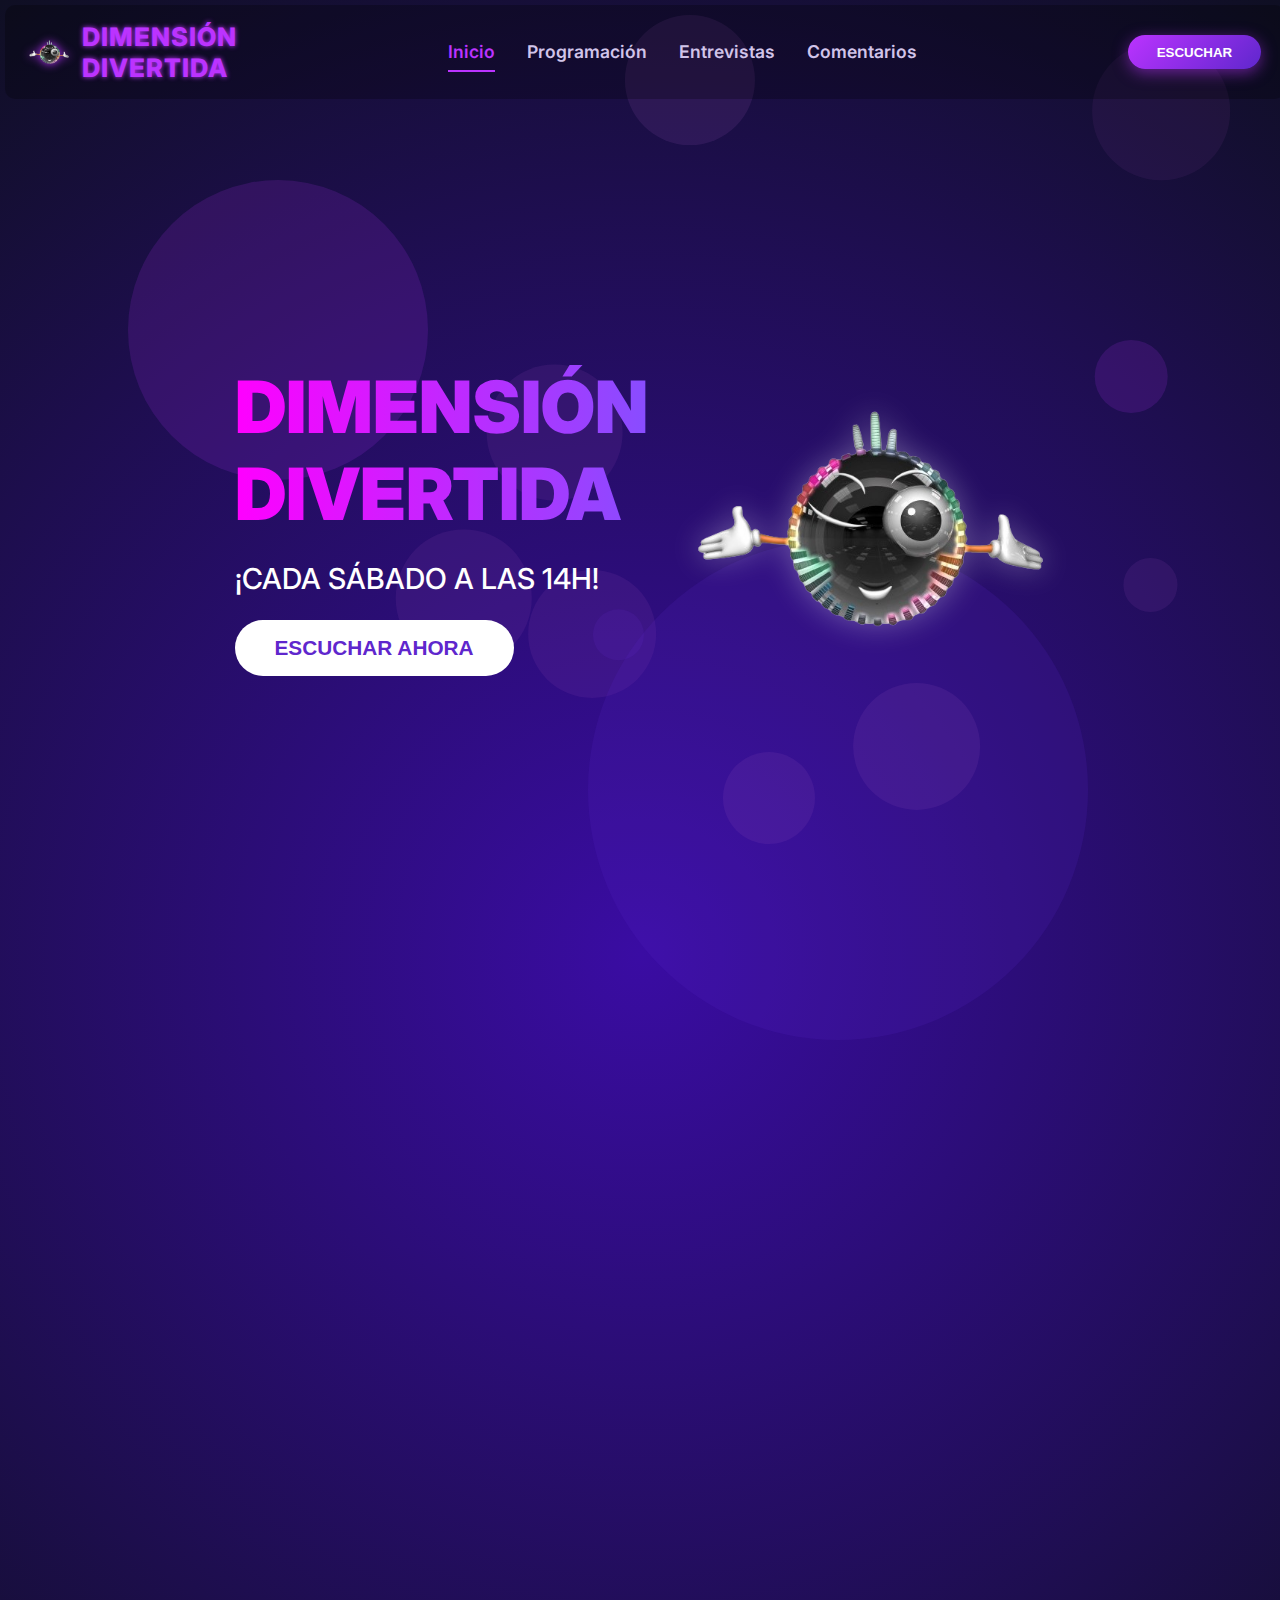
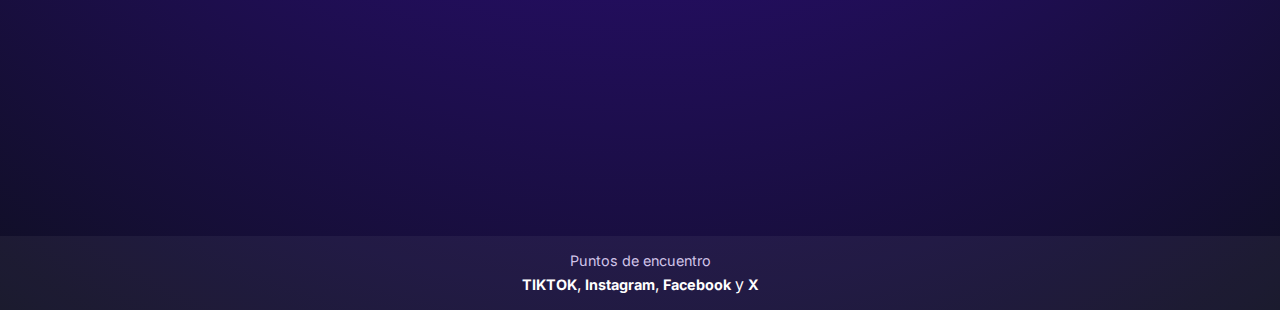
<file: index.html>
<!DOCTYPE html>
<html lang="es">
<head>
  <meta charset="UTF-8" />
  <meta name="viewport" content="width=device-width, initial-scale=1" />
  <title>Dimensión Divertida</title>
  <link href="style.css" rel="stylesheet" />
  <link href="https://fonts.googleapis.com/css2?family=Inter:wght@400;600;700;800&display=swap" rel="stylesheet" />
</head>
<body class="fade-in">
  <div class="background-container">
    <div id="background-elements"></div>
  </div>

  <header class="header-container">
    <div class="header-logo-group">
      <img src="dimi.png" alt="Logo Dimensión Divertida" class="logo-image" />
      <a href="index.html" style="text-decoration: none;">
        <span class="logo-title">DIMENSIÓN<br>DIVERTIDA</span>
      </a>
    </div>
    <button class="menu-toggle" aria-label="Abrir menú">&#9776;</button>
    <nav class="nav-menu">
      <a href="index.html" class="nav-link active">Inicio</a>
      <a href="3.html" class="nav-link">Programación</a>
      <a href="2.html" class="nav-link">Entrevistas</a>
      <a href="2.html" class="nav-link">Comentarios</a>
    </nav>
    <a href="https://www.elprat.digital/radio/programes/dimensio-divertida/">
      <button class="btn-esuchar">ESCUCHAR</button>
    </a>
  </header>

  <main>
    <section class="hero-section">
      <div class="hero-text">
        <h1><span class="highlight">DIMENSIÓN</span><br><span class="highlight">DIVERTIDA</span></h1>
        <p class="subtitle">¡CADA SÁBADO A LAS 14H!</p>
        <a href="https://www.elprat.digital/radio/programes/dimensio-divertida/">
          <button class="hero-button">ESCUCHAR AHORA</button>
        </a>
      </div>
      <div class="hero-image">
        <img src="dimi.png" alt="Personaje de Dimensión Divertida" />
      </div>
    </section>

    <section class="slide-section" id="slidePepe">
      <img src="tito.png" alt="Foto de Pepe" class="slide-image" />
      <div class="slide-content">
        <h2>Juan López</h2>
        <p>Juan López es el carismático presentador de Dimensión Divertida, el programa de radio que cada sábado a las 14:00 en Prat.Radio te llena de energía y buen rollo. Con su voz cercana y su estilo dinámico, Juan te acompaña durante tres horas con una selección musical que mezcla temazos históricos con las novedades más frescas. Su objetivo es mantener siempre un ambiente animado y divertido, perfecto para que disfrutes mientras haces tus planes del fin de semana o simplemente quieres desconectar con buena música y buena vibra.</p>
      </div>
    </section>
  </main>

  <footer class="footer-container">
    <div class="footer-content">
      <p class="footer-text">Puntos de encuentro</p>
      <a href="#" class="footer-a">TIKTOK</a>,
      <a href="#" class="footer-a">Instagram</a>,
      <a href="#" class="footer-a">Facebook</a> y
      <a href="#" class="footer-a">X</a>
    </div>
  </footer>

  <script src="script.js"></script>
</body>
</html>
</file>
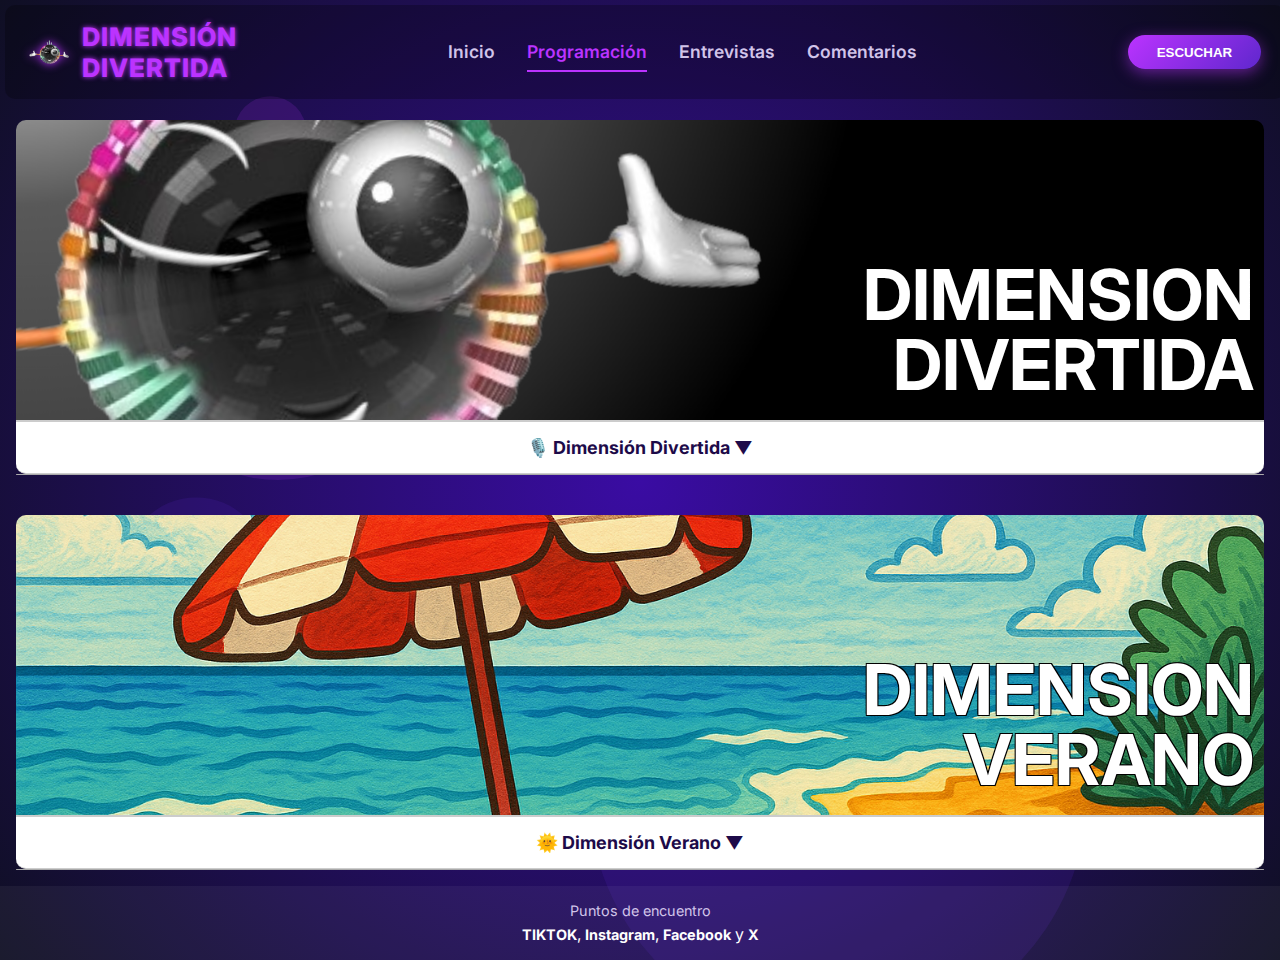
<file: 3.html>
<!DOCTYPE html>
<html lang="es">
<head>
  <meta charset="UTF-8" />
  <meta name="viewport" content="width=device-width, initial-scale=1" />
  <title>Dimensión Divertida</title>
  <link href="style.css" rel="stylesheet" />
  <link href="https://fonts.googleapis.com/css2?family=Inter:wght@400;600;700;800&display=swap" rel="stylesheet" />
  <style>
    /* 🧁 ESTILOS GENERALES */

    /* 🎨 CONTENEDORES DE FONDO */
        #bloque-dimension-divertida {
      width: 100%;
      height: 300px;
      background-image: url('dd.png');
      background-size: cover;
      background-position: center;
      position: relative;
      border-radius: 10px 10px 0px 0px;
    }
    #bloque-dimension-verano {
      width: 100%;
      height: 300px;
      background-image: url('db.png');
      background-size: cover;
      background-position: center;
      position: relative;
      border-radius: 10px 10px 0px 0px;
    }
    .ttcaca{
      color: #1d0a49;
    }

    #bloque-dimension-verano {
      margin-top: 40px;
    }

    /* ✨ TEXTO SUPERPUESTO */
    .texto-dimension-divertida,
    .texto-dimension-verano {
      position: absolute;
      bottom: 20px;
      right: 10px;
      color: white;
      font-size: 70px;
      font-weight: bold;
      line-height: 1;
      text-align: right;
      text-shadow: -1px -1px 0 #000, 1px -1px 0 #000,
                   -1px 1px 0 #000, 1px 1px 0 #000;
    }

    /* 🧩 MENÚ DESPLEGABLE */
    .boton-desplegable-dimension,
    .boton-desplegable-verano {
      background-color: rgb(255, 255, 255);
      padding: 15px;
      text-align: center;
      cursor: pointer;
      font-weight: bold;
      font-size: 18px;
      border-top: 2px solid #ccc;
      border-bottom: 1px solid #ccc;
      border-radius: 0 0 10px 10px;
    }

    .contenido-desplegable-dimension,
    .contenido-desplegable-verano {
      overflow: hidden;
      max-height: 0;
      transition: max-height 0.4s ease;
      border-radius: 10px;
      background-color: rgba(255, 255, 255, 0.089);
      padding: 0 15px;
      font-size: 16px;
      border-bottom: 1px solid #aaa;
    }

    .contenido-desplegable-dimension p,
    .contenido-desplegable-verano p {
      margin: 15px 0;
      color: #ffffff;
      text-align: left;
    }

    /* 📱 RESPONSIVE PARA MÓVILES */
    @media screen and (max-width: 600px) {
      .texto-dimension-divertida,
      .texto-dimension-verano {
        font-size: 40px;
        bottom: 10px;
        right: 5px;
      }

      .boton-desplegable-dimension,
      .boton-desplegable-verano {
        font-size: 16px;
        padding: 10px;
      }

      .contenido-desplegable-dimension,
      .contenido-desplegable-verano {
        font-size: 14px;
        padding: 0 10px;
      }

      #bloque-dimension-divertida,
      #bloque-dimension-verano {
        height: 200px;
      }
    }
  </style>

</head>
<body class="fade-in">
  <div class="background-container">
    <div id="background-elements"></div>
  </div>

  <header class="header-container">
    <div class="header-logo-group">
      <img src="dimi.png" alt="Logo Dimensión Divertida" class="logo-image" />
      <a href="index.html" style="text-decoration: none;">
        <span class="logo-title">DIMENSIÓN<br>DIVERTIDA</span>
      </a>
    </div>
    <button class="menu-toggle" aria-label="Abrir menú">&#9776;</button>
    <nav class="nav-menu">
      <a href="index.html" class="nav-link ">Inicio</a>
      <a href="3.html" class="nav-link active">Programación</a>
      <a href="2.html" class="nav-link">Entrevistas</a>
      <a href="2.html" class="nav-link">Comentarios</a>
    </nav>
    <a href="https://www.elprat.digital/radio/programes/dimensio-divertida/">
      <button class="btn-esuchar">ESCUCHAR</button>
    </a>
  </header>

  <main>
  <!-- 🎙️ DIMENSIÓN DIVERTIDA -->
  <div id="bloque-dimension-divertida">
    <div class="texto-dimension-divertida">
      DIMENSION<br>DIVERTIDA
    </div>
  </div>
  <div class="boton-desplegable-dimension" onclick="mostrarContenido('dimension')">
    <p class="ttcaca">🎙️ Dimensión Divertida ▼</p>
    
  </div>
  <div class="contenido-desplegable-dimension" id="contenido-dimension">
        <p>¡Bienvenido a Dimensión Divertida, el programa que transforma tus sábados en una auténtica fiesta de buen rollo y música sin pausa!
        <br>
        <br>
        Cada sábado a las 14:00 en Prat.Radio, Juan López te trae una mezcla refrescante de música animada, temazos que marcaron época y novedades que prometen ser los himnos del verano. Prepárate para bailar, cantar y disfrutar del espíritu veraniego estés donde estés.
        <br>        </p>
  </div>

  <!-- 🌞 DIMENSIÓN VERANO -->
  <div id="bloque-dimension-verano">
    <div class="texto-dimension-verano">
      DIMENSION<br>VERANO
    </div>
  </div>
  <div class="boton-desplegable-verano" onclick="mostrarContenido('verano')">
    <p class="ttcaca">🌞 Dimensión Verano ▼</p>
  </div>
  <div class="contenido-desplegable-verano" id="contenido-verano">
        <p>🎶Cuando llega el calor...🎶  ¡también llega Dimensión Verano! Una edición especial del programa Dimensión Divertida pensada para acompañarte durante los meses más calurosos del año con el mejor ritmo y el mejor rollo.
        <br>
        <br>
        Cada sábado a las 14:00 en Prat.Radio (91.6 FM), Juan López te guía por un universo sonoro donde suenan los grandes clásicos que marcaron época, los temazos que todos recordamos y las novedades musicales más potentes del momento.</p>
  </div>
  </main>

  <footer class="footer-container">
    <div class="footer-content">
      <p class="footer-text">Puntos de encuentro</p>
      <a href="#" class="footer-a">TIKTOK</a>,
      <a href="#" class="footer-a">Instagram</a>,
      <a href="#" class="footer-a">Facebook</a> y
      <a href="#" class="footer-a">X</a>
    </div>
  </footer>
  <script>
    function mostrarContenido(seccion) {
      const elemento = document.getElementById(`contenido-${seccion}`);
      const abierto = elemento.style.maxHeight && elemento.style.maxHeight !== "0px";
      elemento.style.maxHeight = abierto ? "0px" : elemento.scrollHeight + "px";
    }
  </script>

  <script src="script.js"></script>
</body>
</html>
</file>
<file: style.css>
/* Reset */
* {
  box-sizing: border-box;
  margin: 0;
  padding: 0;
}

/* Animación de entrada del body */
body {
  opacity: 0;
  transform: translateY(30px);
  transition: opacity 1s ease, transform 1s ease;
}

body.page-loaded {
  opacity: 1;
  transform: translateY(0);
}

body {
  font-family: 'Inter', sans-serif;
  background-color: #0f0f23;
  color: #fff;
  min-height: 100vh;
  overflow-x: hidden;
  display: flex;
  flex-direction: column;
}

.background-container {
  position: fixed;
  inset: 0;
  z-index: -1;
  overflow: hidden;
  background: radial-gradient(circle at center, #3a0ca3, #0f0f23);
}

#background-elements {
  position: relative;
  width: 100%;
  height: 100vh;
  pointer-events: none;
}

#background-elements::before,
#background-elements::after {
  content: "";
  position: absolute;
  border-radius: 50%;
  opacity: 0.15;
  animation: float 20s infinite ease-in-out;
}

#background-elements::before {
  width: 300px;
  height: 300px;
  background: #bb33ff;
  top: 20%;
  left: 10%;
}

#background-elements::after {
  width: 500px;
  height: 500px;
  background: #5f27cd;
  top: 60%;
  right: 15%;
  animation-duration: 25s;
}

@keyframes float {
  0%, 100% { transform: translate(0, 0); }
  50% { transform: translate(20px, -20px); }
}

.header-container {
  width: 100%;
  padding: 1rem 1.5rem;
  background: rgba(0, 0, 0, 0.247);
  border-radius: 10px;
  margin: 5px;
  display: flex;
  align-items: center;
  justify-content: space-between;
  flex-wrap: wrap;
}

.header-logo-group {
  display: flex;
  align-items: center;
  gap: 0.8rem;
}

.logo-image {
  width: 40px;
  height: 40px;
  object-fit: contain;
  filter: drop-shadow(0 0 5px #bb33ff);
}

.logo-title {
  font-weight: 800;
  font-size: 1.6rem;
  color: #bb33ff;
  letter-spacing: 1px;
  text-shadow: 0 0 5px #bb33ff;
}

.nav-menu {
  display: flex;
  gap: 2rem;
  flex-wrap: wrap;
  justify-content: center;
}

.nav-link {
  color: #d1c4e9;
  font-weight: 600;
  font-size: 1.1rem;
  text-decoration: none;
  border-bottom: 2px solid transparent;
  padding: 0.5rem 0;
  transition: all 0.3s ease;
}

.nav-link:hover,
.nav-link.active {
  color: #bb33ff;
  border-bottom-color: #bb33ff;
}

.menu-toggle {
  display: none;
  font-size: 2rem;
  background: none;
  border: none;
  color: white;
  cursor: pointer;
}

.btn-esuchar {
  background: linear-gradient(135deg, #bb33ff, #5f27cd);
  color: white;
  font-weight: 700;
  border: none;
  border-radius: 9999px;
  padding: 0.6rem 1.8rem;
  cursor: pointer;
  box-shadow: 0 4px 15px rgba(187, 51, 255, 0.5);
}

.btn-esuchar:hover {
  background: linear-gradient(135deg, #a02ecc, #4a1d9c);
  box-shadow: 0 6px 20px rgba(187, 51, 255, 0.7);
}

main {
  flex: 1;
  padding: 1rem;
}

/* Hero */
.hero-section {
  display: flex;
  align-items: center;
  justify-content: center;
  flex-wrap: wrap;
  gap: 3rem;
  min-height: calc(100vh - 100px); /* Ajustado para compensar el header */
  padding: 2rem;
}

.hero-text h1 {
  font-size: 4.5rem;
  font-weight: 900;
  background: linear-gradient(90deg, #ff00ff, #884dff);
  -webkit-background-clip: text;
  -webkit-text-fill-color: transparent;
  line-height: 1.2;
}

.subtitle {
  font-size: 1.8rem;
  margin: 1.5rem 0;
  font-weight: 500;
}

.hero-button {
  background: white;
  color: #5f27cd;
  font-weight: 800;
  padding: 1rem 2.5rem;
  border-radius: 999px;
  border: none;
  cursor: pointer;
  transition: all 0.3s ease;
  font-size: 1.3rem;
}

.hero-button:hover {
  background: #e5d9ff;
  color: #3a0ca3;
  box-shadow: 0 10px 25px rgba(187, 51, 255, 0.4);
}

.hero-image img {
  max-width: 350px;
  height: auto;
  filter: drop-shadow(0 0 15px rgba(255, 255, 255, 0.3));
}

/* Slide section */
.slide-section {
  display: flex;
  align-items: center;
  justify-content: center;
  gap: 2rem;
  padding: 4rem 2rem;
  min-height: 100vh;
  opacity: 0;
  transform: translateY(50px);
  transition: all 1s ease;
  background: rgba(0, 0, 0, 0.3);
}

.slide-section.visible {
  opacity: 1;
  transform: translateY(0);
}

/* Nombre "Juan López" más grande, en naranja con degradado y línea decorativa solo con ::after */
.slide-content h2 {
  font-size: 4rem;
  font-weight: 900;
  background: linear-gradient(90deg, #ff9800, #ffc107);
  -webkit-background-clip: text;
  -webkit-text-fill-color: transparent;
  margin-bottom: 2rem;
  padding-bottom: 0.3rem;
  border-bottom: none;
  position: relative;
}

.slide-content h2::after {
  content: '';
  display: block;
  width: 80px;
  height: 5px;
  background: linear-gradient(to right, #ff9800, #ffc107);
  margin-top: 10px;
  border-radius: 999px;
}

/* Imagen redonda de Juan */
.slide-image {
  width: 300px;
  height: 300px;
  border-radius: 50%;
  object-fit: cover;
  box-shadow: 0 8px 20px rgba(0, 0, 0, 0.4);
  border: 4px solid #ff9800;
  transition: width 0.3s ease, height 0.3s ease;
}

/* Contenido texto */
.slide-content {
  max-width: 700px;
}

.slide-content p {
  font-size: 1.5rem;
  color: #e0e0e0;
  line-height: 1.7;
  transition: font-size 0.3s ease;
}

/* Responsive para la sección de Juan */
@media (max-width: 768px) {
  .slide-section {
    flex-direction: column;
    align-items: center;
  }

  .slide-image {
    order: -1;
    width: 200px;
    height: 200px;
    margin-bottom: 1.5rem;
  }

  .slide-content {
    max-width: 100%;
    text-align: center;
  }

  .slide-content h2 {
    font-size: 2rem;
    margin-bottom: 1rem;
    padding-bottom: 0;
  }

  .slide-content h2::after {
    width: 50px;
    height: 4px;
    margin-top: 6px;
  }

  .slide-content p {
    font-size: 1.1rem;
  }
}

/* Footer */
.footer-container {
  background: rgba(255, 255, 255, 0.05);
  text-align: center;
  padding: 1rem;
}

.footer-text {
  font-size: 0.9rem;
  color: #d1c4e9;
  margin-bottom: 0.3rem;
}

.footer-a {
  font-size: 0.9rem;
  color: #ffffff;
  text-decoration: none;
  font-weight: bold;
}

.footer-a:hover {
  color: #cc00ff;
}

/* Ocultar menú nav en móviles, mostrar botón hamburguesa */
@media (max-width: 768px) {
  .nav-menu {
    display: none;
    flex-direction: column;
    gap: 1rem;
    background: rgba(0,0,0,0.8);
    position: absolute;
    top: 60px; /* justo debajo del header */
    right: 1.5rem;
    padding: 1rem 2rem;
    border-radius: 8px;
    z-index: 100;
  }

  .nav-menu.active {
    display: flex;
  }

  .menu-toggle {
    display: block;
  }
}
</file>
